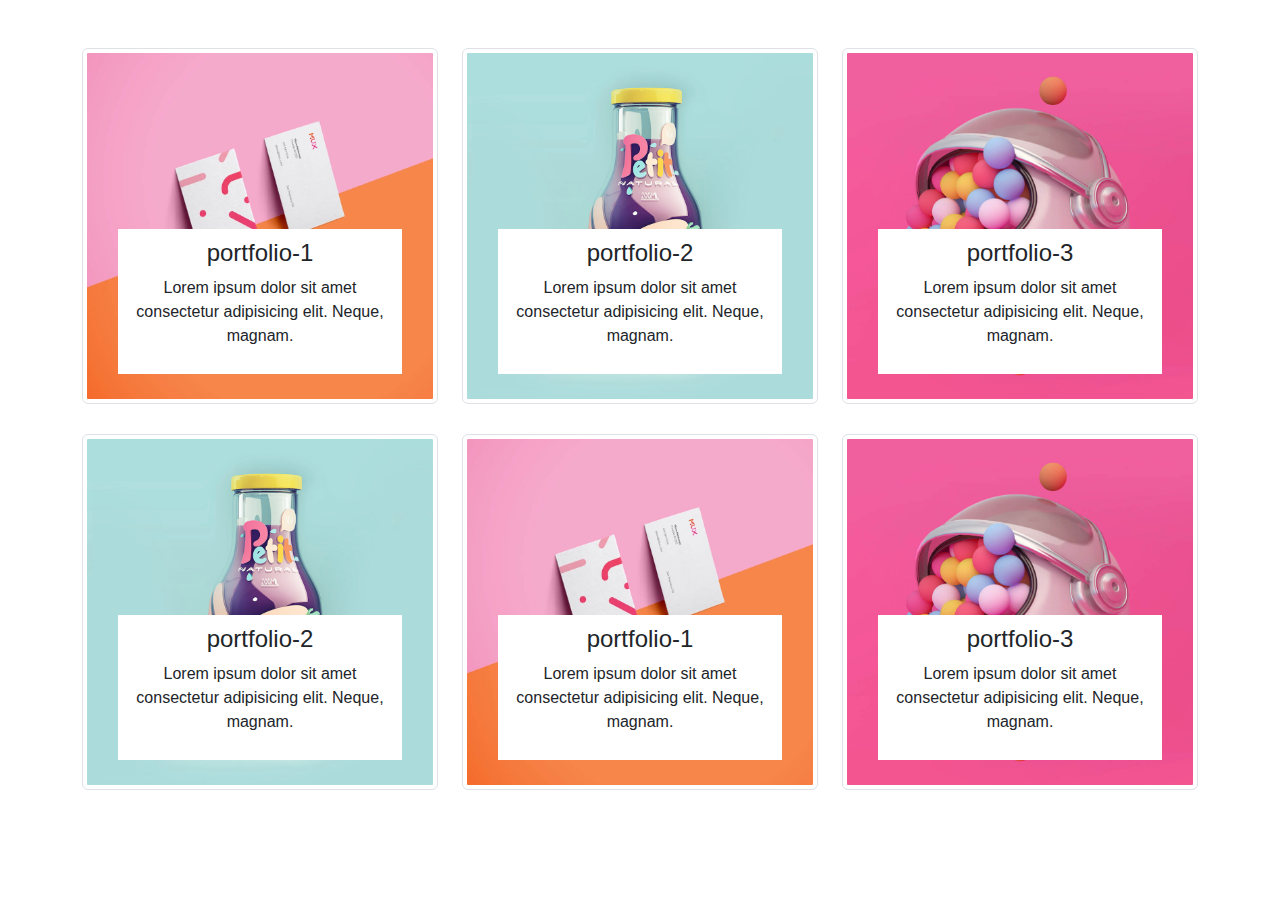
<file: index.html>
<html>
    <head>
        <link rel="stylesheet" href="font/css/all.min.css">
        <link rel="stylesheet" href="css/bootstrap.min.css"> 
        <link rel="stylesheet" href="dom.css">
    </head>
    <body>
    <div class="container py-5">
        <div class="row">
            <div class="col-4">
                <div class= "item position-relative">
                <img src="images/portfolio-1.jpg" alt="desha" class=" img-thumbnail w-100">
                <div class="captioncontent position-absolute">
                <h4>portfolio-1</h4>
                <p>Lorem ipsum dolor sit amet consectetur adipisicing elit. Neque, magnam.</p>
            </div>
        </div>
            </div>
            <div class="col-4">
                <div class= "item position-relative">
                <img src="images/portfolio-2.jpg" alt="desha"class=" img-thumbnail w-100" >
                <div class="captioncontent position-absolute ">
                <h4>portfolio-2</h4>
                <p>Lorem ipsum dolor sit amet consectetur adipisicing elit. Neque, magnam.</p>
            </div>
        </div>
            </div>
            <div class="col-4">
                <div class= "item position-relative">
                <img src="images/portfolio-3.jpg" alt="desha" class=" img-thumbnail w-100">
                <div class="captioncontent position-absolute">
                <h4>portfolio-3</h4>
                <p>Lorem ipsum dolor sit amet consectetur adipisicing elit. Neque, magnam.</p>
            </div>
        </div>
            </div>
            <div class="col-4">
                <div class=" item position-relative">
                <img src="images/portfolio-2.jpg" alt="desha" class=" img-thumbnail w-100">
                <div class="captioncontent position-absolute">
                <h4>portfolio-2</h4>
                <p>Lorem ipsum dolor sit amet consectetur adipisicing elit. Neque, magnam.</p>
            </div>
        </div>
            </div>
            <div class="col-4">
                <div class= "item position-relative">
                <img src="images/portfolio-1.jpg" alt="desha"class=" img-thumbnail w-100" >
                <div class="captioncontent position-absolute ">
                <h4>portfolio-1</h4>
                <p>Lorem ipsum dolor sit amet consectetur adipisicing elit. Neque, magnam.</p>
            </div>
        </div>
            </div>
            <div class="col-4">
                <div class= "item position-relative">
                <img src="images/portfolio-3.jpg" alt="desha"class=" img-thumbnail w-100" >
                <div class="captioncontent position-absolute ">
                <h4>portfolio-3</h4>
                <p>Lorem ipsum dolor sit amet consectetur adipisicing elit. Neque, magnam.</p>
            </div>
        </div>
            </div>
        </div>
    </div>
   <div class= "background d-none justify-content-center align-items-center position-fixed">
    <div class= "backgrounditem align-items-center p-3 m-auto justify-content-between justify-content-center position-relative d-flex">
        <i  class="previous far fa-arrow-alt-circle-left "></i>
        <i  class="exit far fa-times-circle fa-2x position-absolute "></i>
        <i  class="next far fa-arrow-alt-circle-right "></i>
    </div>
   </div>
    
    
    
    
    <script src="dom.js"></script>
    </body>
        </html>
</file>
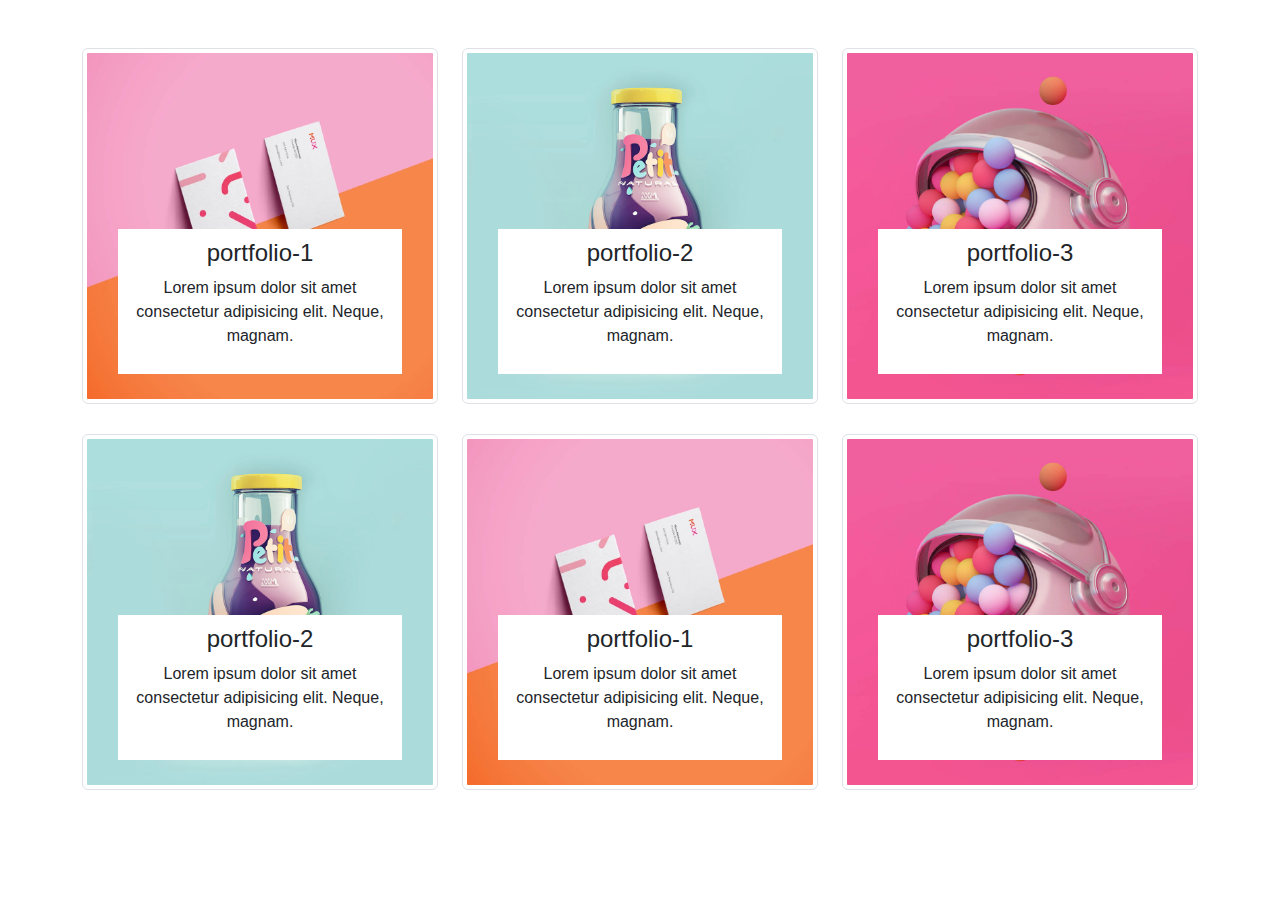
<file: dom.html>
<html>
    <head>
        <link rel="stylesheet" href="font/css/all.min.css">
        <link rel="stylesheet" href="css/bootstrap.min.css"> 
        <link rel="stylesheet" href="dom.css">
    </head>
    <body>
    <div class="container py-5">
        <div class="row">
            <div class="col-4">
                <div class= "item position-relative">
                <img src="images/portfolio-1.jpg" alt="desha" class=" img-thumbnail w-100">
                <div class="captioncontent position-absolute">
                <h4>portfolio-1</h4>
                <p>Lorem ipsum dolor sit amet consectetur adipisicing elit. Neque, magnam.</p>
            </div>
        </div>
            </div>
            <div class="col-4">
                <div class= "item position-relative">
                <img src="images/portfolio-2.jpg" alt="desha"class=" img-thumbnail w-100" >
                <div class="captioncontent position-absolute ">
                <h4>portfolio-2</h4>
                <p>Lorem ipsum dolor sit amet consectetur adipisicing elit. Neque, magnam.</p>
            </div>
        </div>
            </div>
            <div class="col-4">
                <div class= "item position-relative">
                <img src="images/portfolio-3.jpg" alt="desha" class=" img-thumbnail w-100">
                <div class="captioncontent position-absolute">
                <h4>portfolio-3</h4>
                <p>Lorem ipsum dolor sit amet consectetur adipisicing elit. Neque, magnam.</p>
            </div>
        </div>
            </div>
            <div class="col-4">
                <div class=" item position-relative">
                <img src="images/portfolio-2.jpg" alt="desha" class=" img-thumbnail w-100">
                <div class="captioncontent position-absolute">
                <h4>portfolio-2</h4>
                <p>Lorem ipsum dolor sit amet consectetur adipisicing elit. Neque, magnam.</p>
            </div>
        </div>
            </div>
            <div class="col-4">
                <div class= "item position-relative">
                <img src="images/portfolio-1.jpg" alt="desha"class=" img-thumbnail w-100" >
                <div class="captioncontent position-absolute ">
                <h4>portfolio-1</h4>
                <p>Lorem ipsum dolor sit amet consectetur adipisicing elit. Neque, magnam.</p>
            </div>
        </div>
            </div>
            <div class="col-4">
                <div class= "item position-relative">
                <img src="images/portfolio-3.jpg" alt="desha"class=" img-thumbnail w-100" >
                <div class="captioncontent position-absolute ">
                <h4>portfolio-3</h4>
                <p>Lorem ipsum dolor sit amet consectetur adipisicing elit. Neque, magnam.</p>
            </div>
        </div>
            </div>
        </div>
    </div>
   <div class= "background d-none justify-content-center align-items-center position-fixed">
    <div class= "backgrounditem align-items-center p-3 m-auto justify-content-between justify-content-center position-relative d-flex">
        <i  class="previous far fa-arrow-alt-circle-left "></i>
        <i  class="exit far fa-times-circle fa-2x position-absolute "></i>
        <i  class="next far fa-arrow-alt-circle-right "></i>
    </div>
   </div>
    
    
    
    
    <script src="dom.js"></script>
    </body>
        </html>
</file>
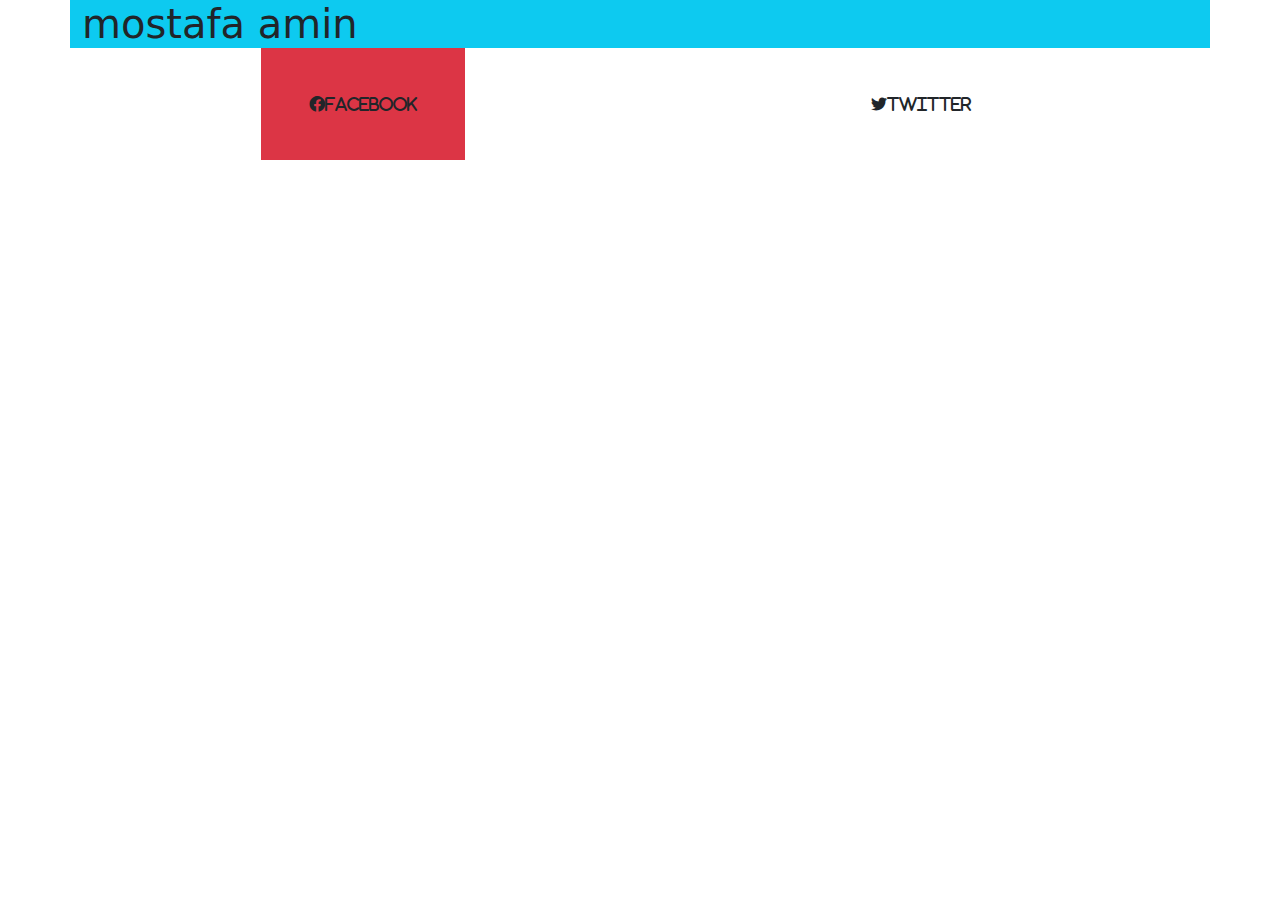
<file: font/font.html>
<html>
    <head>
     <link rel="stylesheet" href="css/all.min.css">
        <link rel="stylesheet" href="../css/bootstrap.min.css">
        <script src="../js/bootstrap.min.js"></script>
        
    </head>
    <body>
        <div class="container">
            <div class="row ">
                <h1 class="bg-info m-auto br">mostafa amin</h1>
                <div class="d-flex justify-content-around align-items-center">
                <i class="fa-brands fa-facebook bg-danger border-4 p-5">facebook</i>
                <i class="fa-brands fa-twitter bg-gradient m-lg-5 border-5 ">twitter</i>
            </div>
            </div>
        </div>
    </body>
</html>
</file>
<file: dom.css>
body
{
    font-family: 'Segoe UI', Tahoma, Geneva, Verdana, sans-serif;
}
.captioncontent
{
    width: 80%;
    bottom: 30px;
    left: 10%;
  text-align: center;
background-color:#fff;
padding: 10px;
}
.item
{
    margin-bottom: 30px;
    cursor: pointer;
}
.background
{
   top: 0;
   bottom: 0;
   left: 0;
   right: 0;
   background-color: rgba(0, 0, 0, .60);
 
}
.backgrounditem
{
    width: 50%;
    height: 450px;
background-position: center center;
transition: 0.5s all ease-in-out;
}
.exit
{
    position: absolute;
    top: 5px;
    right: 5px;
}
.backgrounditem i
{
    font-size: 20px;
    cursor: pointer;
    padding-left: 10px;
    padding-right: 10px;

}
</file>
